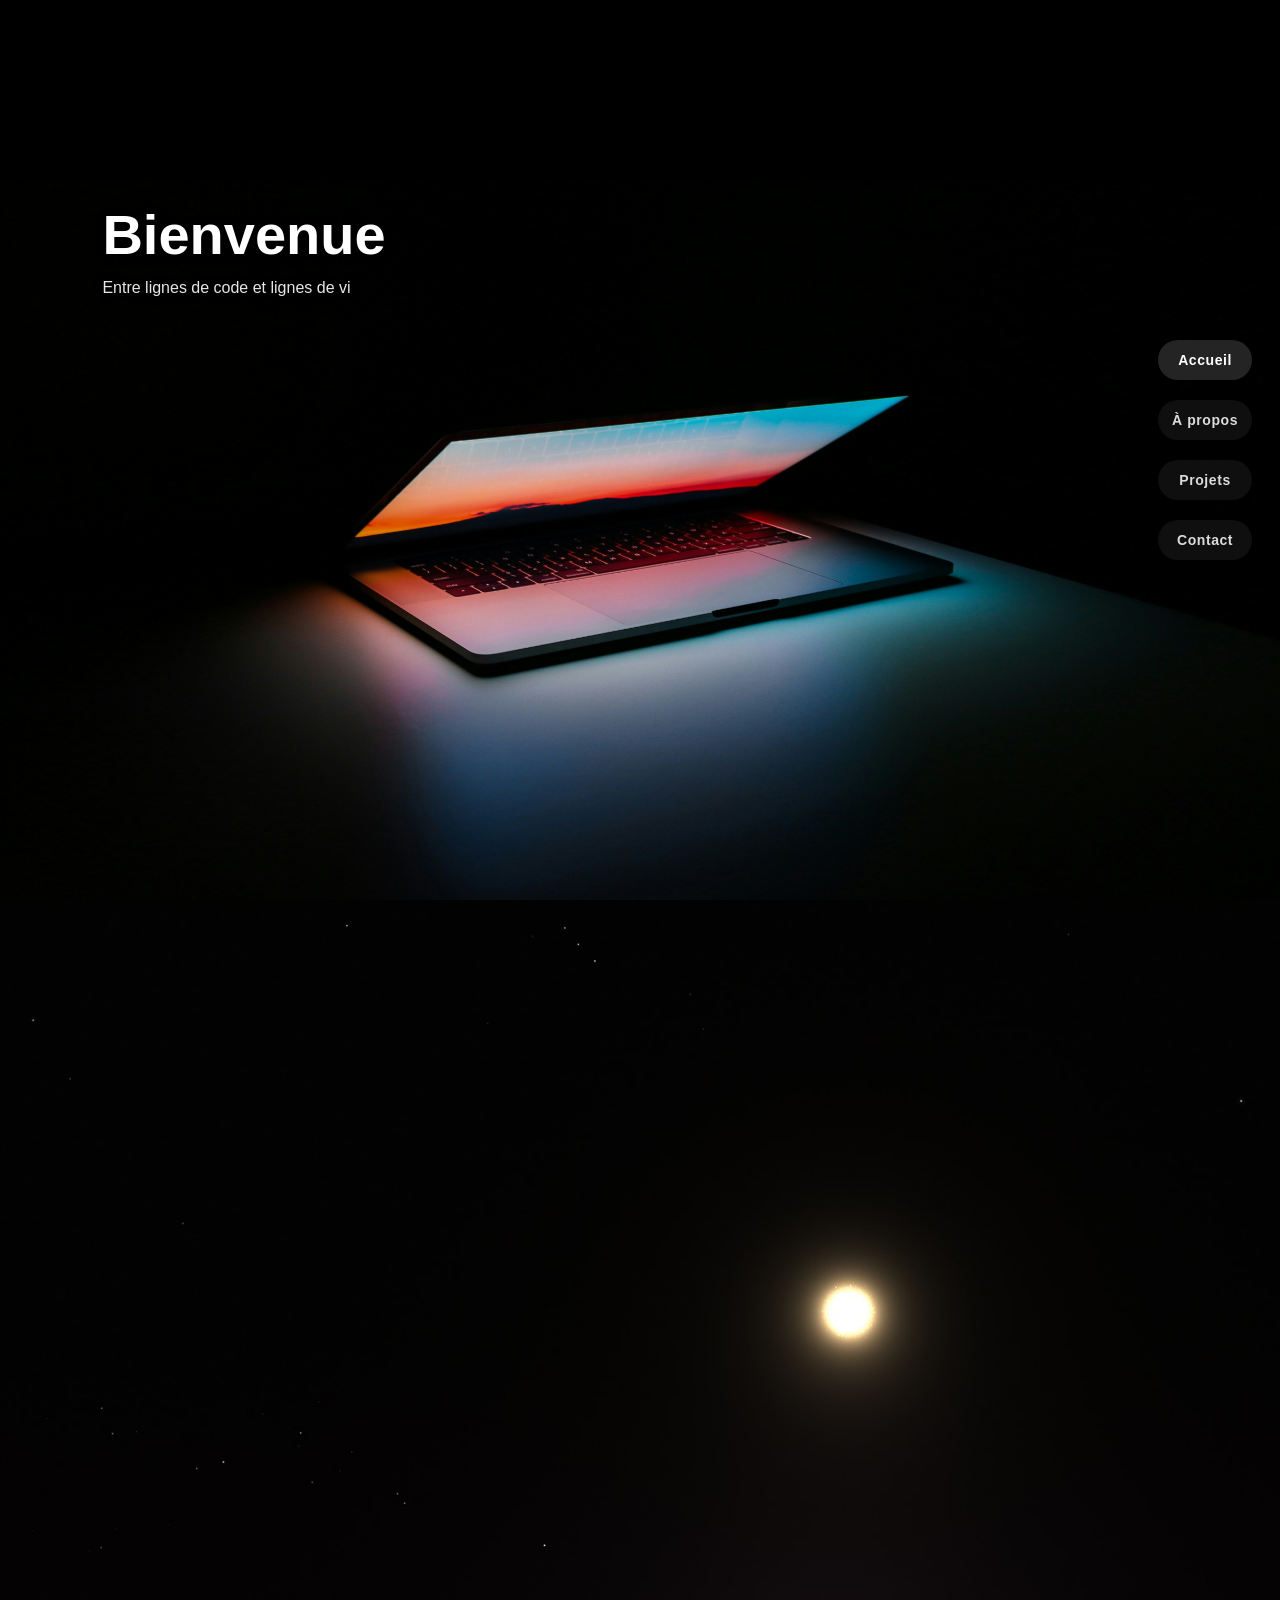
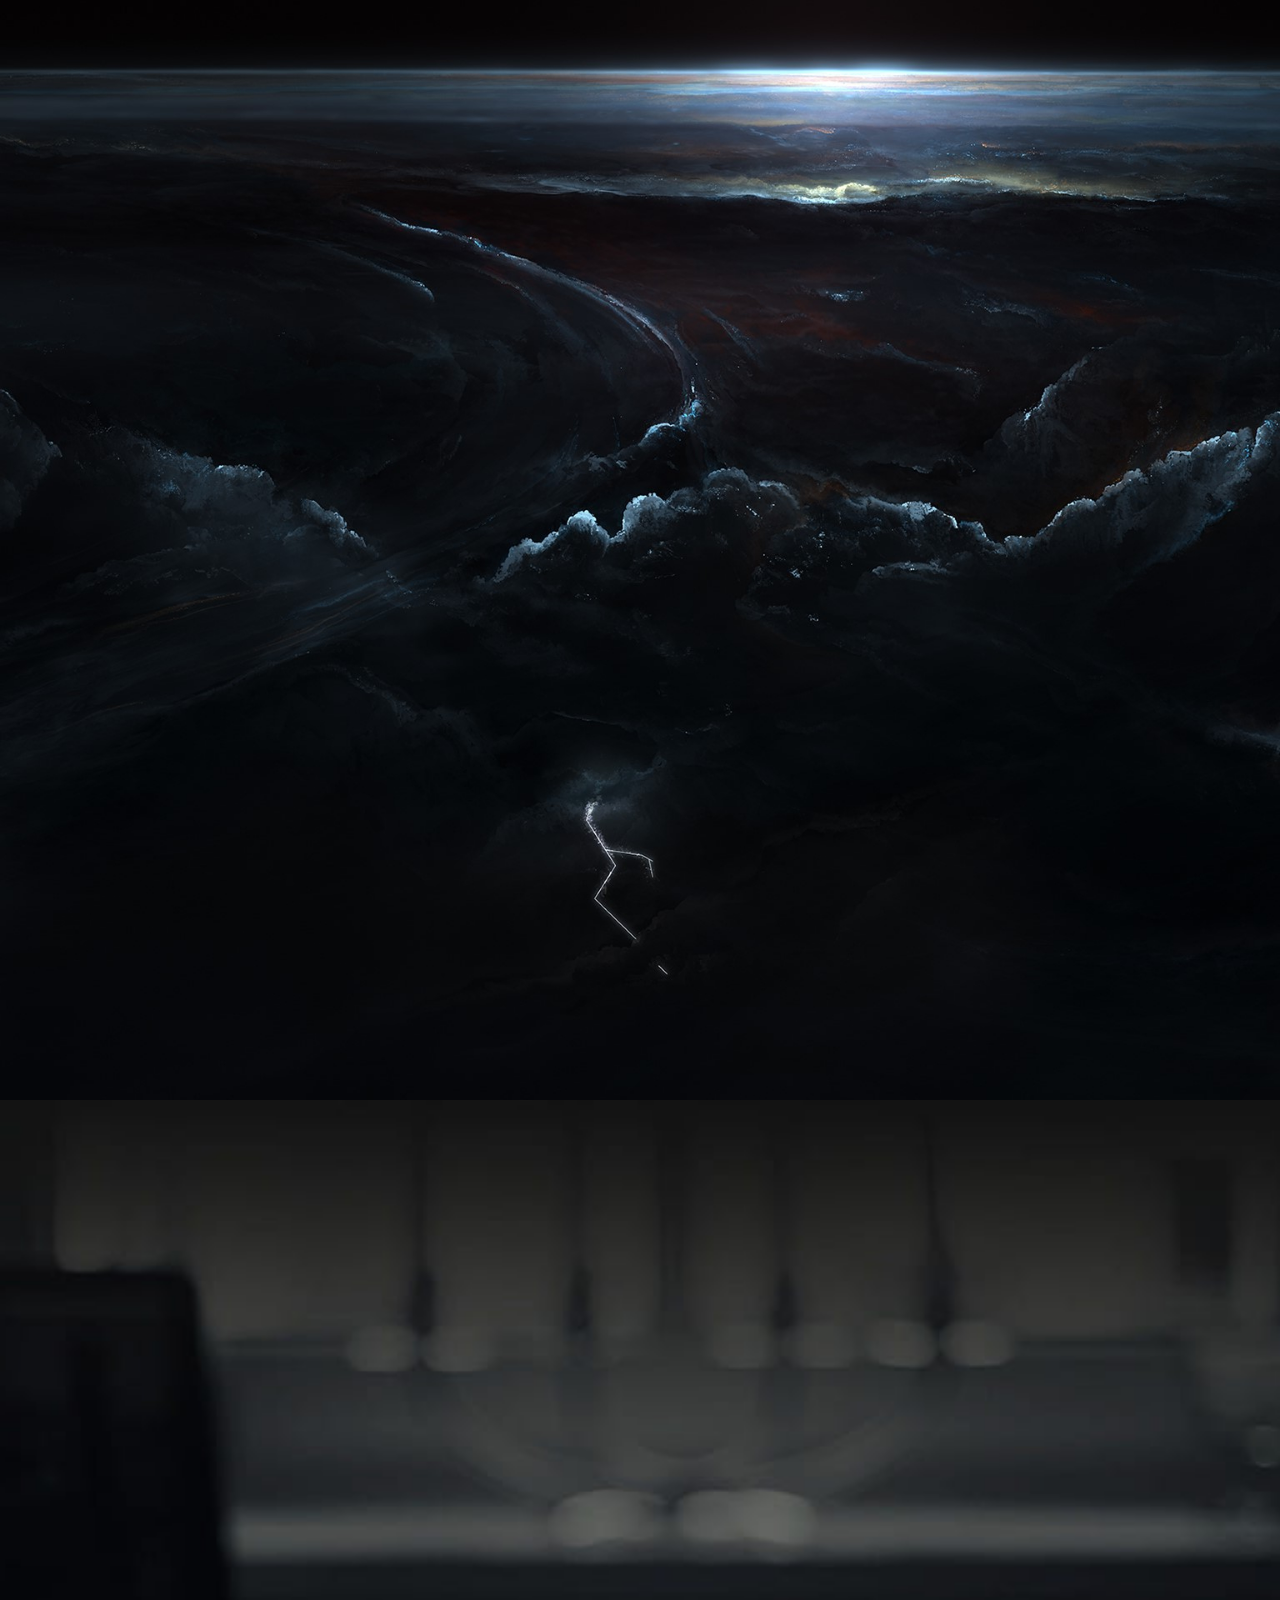
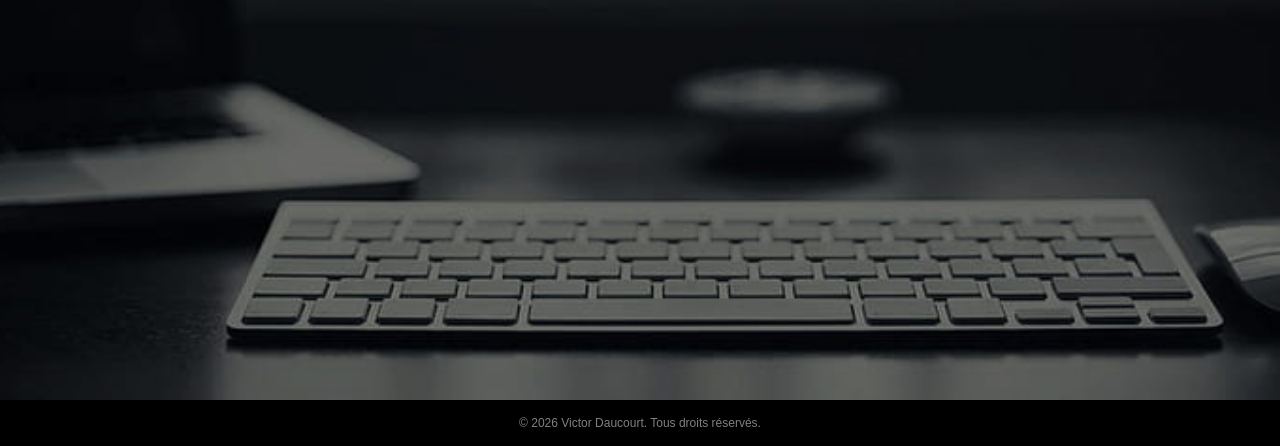
<file: index.html>
<!doctype html>
<html lang="fr">
<head>
  <meta charset="utf-8">
  <meta name="viewport" content="width=device-width,initial-scale=1">
  <title>Portfolio</title>
  <link rel="stylesheet" href="style.css?v=6">

</head>
<body>
  <div class="arriere-plan" aria-hidden="true">
    <div class="calque-fond calque-a"></div>
    <div class="calque-fond calque-b"></div>
  </div>
  <div class="overlay" aria-hidden="true"></div>
  <header class="titre-filigrane">Mon Portfolio</header>
  <nav class="nav-droite" aria-label="Navigation">
    <a href="#accueil" class="lien-nav" data-icon="🏠" data-label="Accueil">Accueil</a>
    <a href="#apropos" class="lien-nav" data-icon="👤" data-label="À propos">À propos</a>
    <a href="#projets" class="lien-nav" data-icon="💼" data-label="Projets">Projets</a>
    <a href="#contact" class="lien-nav" data-icon="📧" data-label="Contact">Contact</a>
  </nav>
  <main class="contenu">
    <section id="accueil" class="section-pleine">
      <div class="contenu-section1 reveal">
        <h1>Bienvenue</h1>
        <p id="typewriter-text">Entre lignes de code et lignes de vie, découvrez qui je suis.</p>
      </div>
    </section>
    <div class="groupe-apropos-projets">
      <section id="apropos" class="section-pleine">
        <div class="contenu-section3 reveal">
          <h2 class="h2-apropos">À propos</h2>
      
          <div class="conteneur-flex-apropos">
        <p class="presentation-acceuil">Je m'appelle Victor Daucourt.<br>Étudiant en première année de bachelor Cybersécurité et I.A</p>
        <p class="presentation-acceuil">Passionné d'informatique depuis mon jeune âge,<br>aujourd'hui par le monde de la programmation.</p>
         </div>
        </div>
        <button type="button" class="btn-apropos" data-toggle="detail-apropos">En savoir plus</button>
        <a href="CV.pdf" download class="btn-telecharger">Mon CV</a>
      </section>
      <section id="detail-apropos" class="section-pleine detail-section" style="display: none;">
        <div class="contenu-section3 reveal">
          <h2>Ce qui n’était qu’un jeu est devenu une passion.</h2><br><br>
          <p class="nanum-pen-script-regular">Né dans l'ère numérique, je développe mes compétences en informatique avec passion. Mon objectif : <span class="souligne">me spécialiser en cybersécurité</span> et contribuer à un monde digital plus sûr.</p><br>
          <p>Tout a commencé avec les jeux vidéo sur mon ordinateur, un simple loisir qui a éveillé ma curiosité pour le code. Au fil des années, cette curiosité est devenue un intérêt pour le développement, puis pour la sécurité informatique, un domaine qui me motive à apprendre constamment et à me préparer aux défis d'un monde en perpétuel devenir.</p>
        </div>
        <button type="button" class="btn-fermer" data-toggle="detail-apropos">Fermer</button>
      </section>
      <section id="projets" class="section-pleine">
        <div class="contenu-section2 reveal">
          <h2 class="h2-apropos">Projets</h2>
          <p class="presentation-acceuil">Quelques projets sélectionnés.</p>
        </div>
        <button type="button" class="btn-projets" data-toggle="detail-projets">Accéder aux projets</button>
      </section>
      <section id="detail-projets" class="section-pleine detail-section" style="display: none;">
  <!-- Header (OK) -->
  <div class="contenu-section3 reveal">
    <div class="header-projets">
      <h2>Mes Projets</h2>
      <a href="projets/projet.html" class="lien-tous-projets">
        Voir toutes mes créations informatiques
      </a>
    </div>
  </div>

  <div class="conteneur-carousel">
    <div class="carousel-projets">
      <div class="carousel-track">  <!-- ← CETTE DIV MANQUAIT ! -->
        <article class="carte-projet" data-carousel-pos="prev">
          <h3>Snake.</h3>
          <p>Un mini jeu des plus simples pour l'apprentissage de la logique mathématique et de la programmation dynamique. Cela illustre la gestion des structures de données en temps réel.</p><br><br>
          <div id="snake-game">
            <button id="lancerJeu">Jouer</button>
            <div id="jeu"></div>
            <div id="score">Score : 0</div>
            <div class="snake-controls">
              <button class="snake-control" data-dir="up">▲</button>
              <div class="snake-controls-row">
                <button class="snake-control" data-dir="left">◀</button>
                <button class="snake-control" data-dir="down">▼</button>
                <button class="snake-control" data-dir="right">▶</button>
              </div>
              
            </div>
            <p>Faites 3 points pour voir tous mes projets.</p>
            
          </div>
        </article>

        <article class="carte-projet" data-carousel-pos="active">
          <h3>Base de donnée relationnelle.</h3>
          <p>Conception d'une base de données optimisée : de l'analyse des besoins métier à la modélisation d'un schéma relationnel garantissant l'intégrité et la performance des données, l'actif le plus précieux d'une entreprise. La structuration est le socle de tout service informatique.</p><br>
          <div class="image-projet"><img src="images/bd.jpg" alt="Base de donnée relationnelle"></div>
        </article>

        <article class="carte-projet" data-carousel-pos="next">
          <h3>La virtualisation de serveurs.</h3>
          <p>Cela transforme l'infrastructure en un outil agile. Je peux déployer un nouvel environnement de travail en quelques minutes au lieu de plusieurs jours. C'est la garantie d'une infrastructure qui ne s'arrête jamais.</p><br><br>
          <div class="image-projet image-projet-clair"><img src="images/rh.jpg" alt="La virtualisation"></div>
          <br><p> Cela réduit drastiquement les coûts d'acquisition, de maintenance et de consommation</p>
        </article>
      </div>  <!-- Fin carousel-track -->
      
      <div class="carousel-dots" aria-label="Navigation du carousel">
        <button class="carousel-dot" data-index="0" aria-label="Carte 1"></button>
        <button class="carousel-dot" data-index="1" aria-label="Carte 2"></button>
        <button class="carousel-dot" data-index="2" aria-label="Carte 3"></button>
      </div>
    </div>
  </div>

  <!-- Bouton fermer (OK) -->
  <div class="conteneur-bouton-fermer">
    <button type="button" class="btn-fermer" data-toggle="detail-projets">Fermer</button>
  </div>
</section>

    </div>
    <section id="contact" class="section-pleine">
      <div class="contenu-section reveal">
        <h2>Contact</h2>
        <p>v.daucourt@ecole-ipssi.net</p>
        <p>06 49 82 63 45 </p>
        <p>Github : <a href="https://github.com/Operatorrrrrrrr" target="_blank" rel="noopener">github.com/Operatorrrrrrrr</a></p>
        <p>LinkedIn : <a href="https://www.linkedin.com/in/victor-daucourt-22bb213ab/" target="_blank" rel="noopener">linkedin.com/in/victor-daucourt</a></p>
      </div>
    </section>
  </main>
  <script src="script.js?v=6"></script>
  <script src="snake.js"></script>
</body>
<footer class="foot-infos">
  <p>&copy; 2026 Victor Daucourt. Tous droits réservés.</p>
</footer>
</html>
</file>
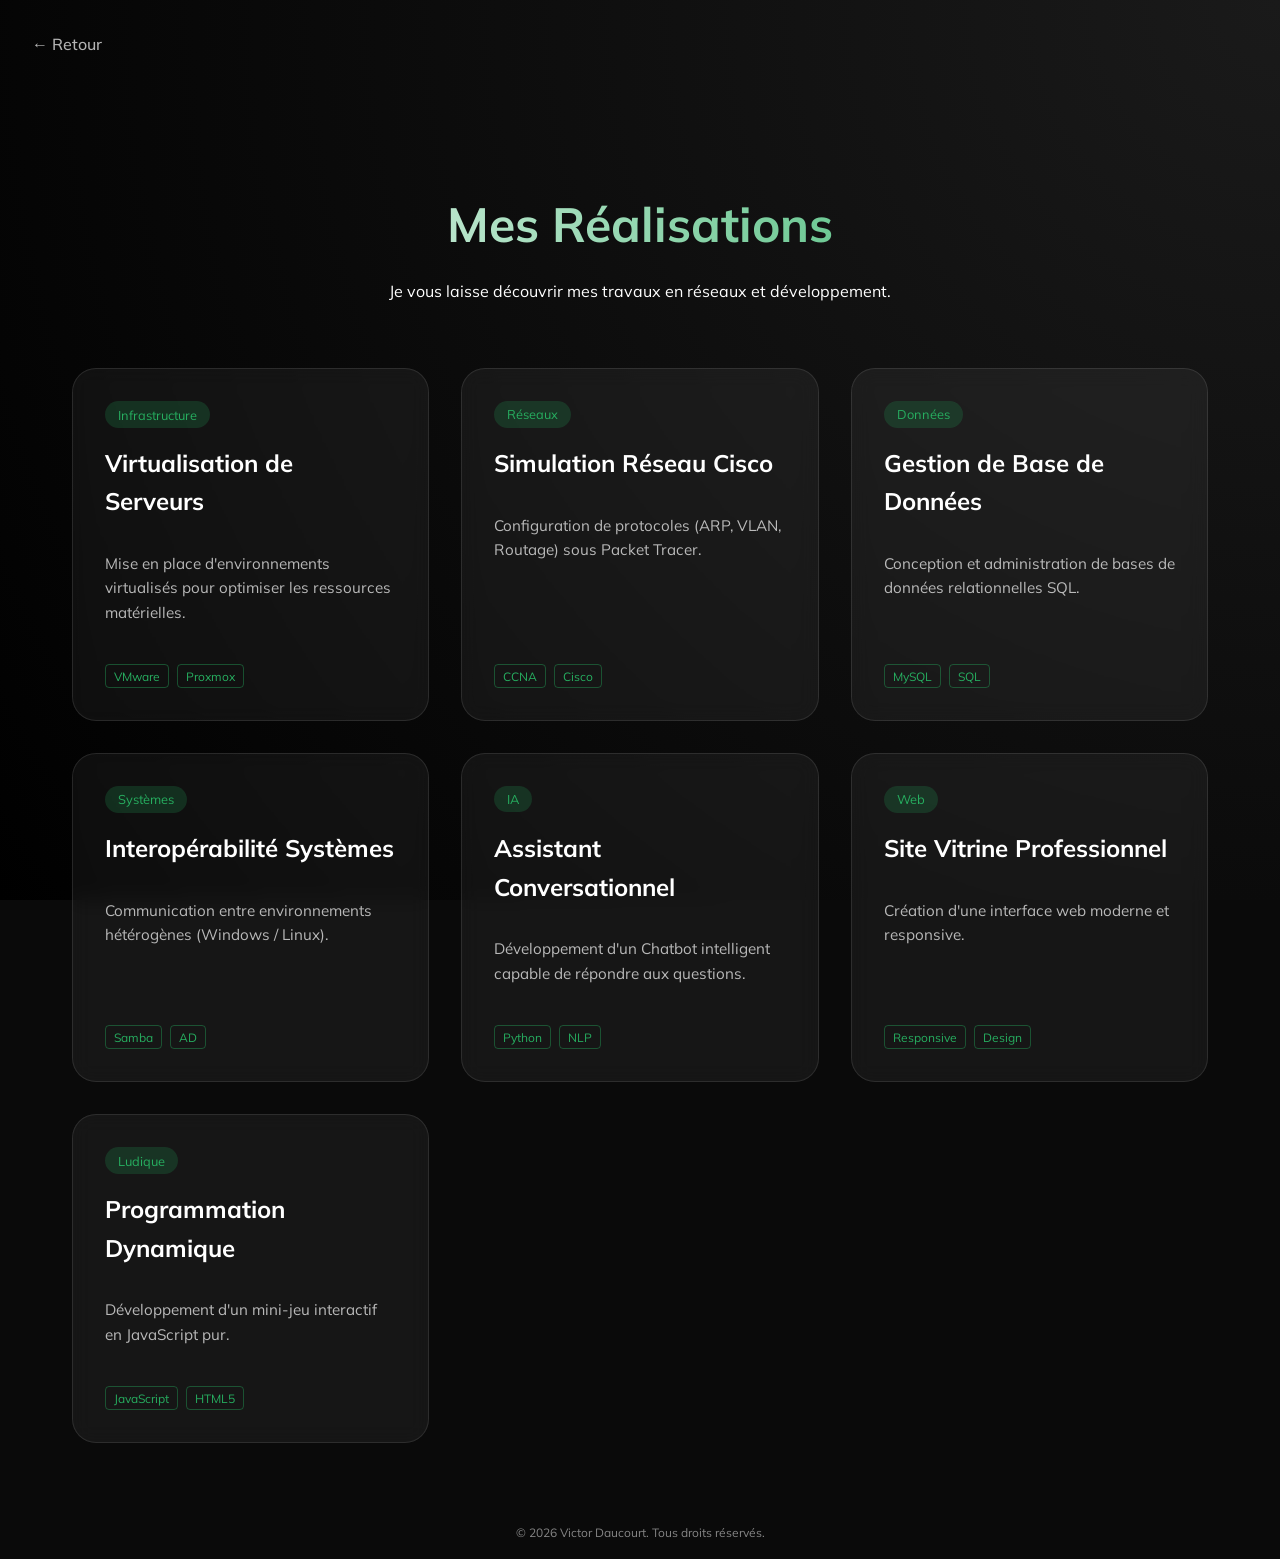
<file: projets/projet.html>
<!DOCTYPE html>
<html lang="fr">
<head>
    <meta charset="UTF-8">
    <meta name="viewport" content="width=device-width, initial-scale=1.0">
    <title>Mes Projets - Portfolio</title>
    <link rel="stylesheet" href="style-projets.css">
<link rel="preconnect" href="https://fonts.googleapis.com">
<link rel="preconnect" href="https://fonts.gstatic.com" crossorigin>
<link href="https://fonts.googleapis.com/css2?family=Bitcount+Grid+Double+Ink:wght@100..900&family=Datatype:wght@100..900&family=Mulish:ital,wght@0,200..1000;1,200..1000&display=swap" rel="stylesheet">
</head>
<body>
    <div class="arriere-plan"></div>
    <canvas id="matrix-bg"></canvas>
    
    <nav class="nav-retour">
        <a href="../index.html" class="btn-retour">← Retour </a>
    </nav>

    <main class="container">
        <header class="header-projets">
            <h1>Mes Réalisations</h1>
            <p>Je vous laisse découvrir mes travaux en réseaux et développement.</p>
        </header>

        <section class="grille-projets">
            <article class="carte-projet">
                <div class="badge">Infrastructure</div>
                <h3>Virtualisation de Serveurs</h3>
                <p>Mise en place d'environnements virtualisés pour optimiser les ressources matérielles.</p>
                <div class="tags"><span>VMware</span> <span>Proxmox</span></div>
            </article>

            <article class="carte-projet">
                <div class="badge">Réseaux</div>
                <h3>Simulation Réseau Cisco</h3>
                <p>Configuration de protocoles (ARP, VLAN, Routage) sous Packet Tracer.</p>
                <div class="tags"><span>CCNA</span> <span>Cisco</span></div>
            </article>

            <article class="carte-projet">
                <div class="badge">Données</div>
                <h3>Gestion de Base de Données</h3>
                <p>Conception et administration de bases de données relationnelles SQL.</p>
                <div class="tags"><span>MySQL</span> <span>SQL</span></div>
            </article>

            <article class="carte-projet">
                <div class="badge">Systèmes</div>
                <h3>Interopérabilité Systèmes</h3>
                <p>Communication entre environnements hétérogènes (Windows / Linux).</p>
                <div class="tags"><span>Samba</span> <span>AD</span></div>
            </article>

            <article class="carte-projet">
                <div class="badge">IA</div>
                <h3>Assistant Conversationnel</h3>
                <p>Développement d'un Chatbot intelligent capable de répondre aux questions.</p>
                <div class="tags"><span>Python</span> <span>NLP</span></div>
            </article>

            <article class="carte-projet">
                <div class="badge">Web</div>
                <h3>Site Vitrine Professionnel</h3>
                <p>Création d'une interface web moderne et responsive.</p>
                <div class="tags"><span>Responsive</span> <span>Design</span></div>
            </article>

            <article class="carte-projet">
                <div class="badge">Ludique</div>
                <h3>Programmation Dynamique</h3>
                <p>Développement d'un mini-jeu interactif en JavaScript pur.</p>
                <div class="tags"><span>JavaScript</span> <span>HTML5</span></div>
            </article>
        </section>
    </main>

    <div id="details-stockage" style="display: none;">
        <div class="project-content" data-project="Virtualisation de Serveurs">
            <h2 class="modal-detail-title">Virtualisation de Serveurs</h2>
            <div class="img-container"><img src="../images/unnamed-1.jpg" class="img-modal" alt="imgServ"></div>
            <p class="modal-detail-full-text">J'ai mis en place plusieurs infrastructures virtuelles complètes avec des hyperviseurs comme VMware et Proxmox, incluant la création de serveurs Linux et Windows Server. J'ai configuré les réseaux virtuels, la gestion du stockage et des snapshots afin d'assurer la haute disponibilité et la continuité de service. Des tests sur différents clients légers ont permis de valider la robustesse et la performance de l'environnement.</p>
            <div class="btn-group">
                <a href="https://fr.wikipedia.org/wiki/Virtualisation" class="btn-action">Pourquoi virtualiser ?</a>
                <a href="https://fr.wikipedia.org/wiki/Hyperviseur" class="btn-action">Qu'est-ce qu'un hyperviseur ?</a>
            </div>
        </div>

        <div class="project-content" data-project="Simulation Réseau Cisco">
            <h2 class="modal-detail-title">Simulation Réseau Cisco</h2>
            <div class="img-container"><img src="../images/unnamed-5.jpg" class="img-modal" alt="imgRes"></div>
            <p class="modal-detail-full-text">J'ai conçu et simulé des architectures réseau sous Cisco Packet Tracer, en configurant des protocoles de couche 2 et 3 tels que VLAN, STP, RIP et OSPF. L'objectif était de reproduire des scénarios réels d'entreprise tout en assurant une segmentation efficace et une bonne tolérance aux pannes. Ces exercices m'ont permis de mieux comprendre le routage dynamique et la communication inter-réseaux.</p>
            <div class="btn-group">
                <a href="https://fr.wikipedia.org/wiki/R%C3%A9seau_informatique" class="btn-action">Qu'est-ce qu'un réseau informatique ?</a>
                <a href="https://fr.wikipedia.org/wiki/Packet_Tracer" class="btn-action">Qu'est-ce que Cisco Packet Tracer ?</a>
            </div>
        </div>

        <div class="project-content" data-project="Gestion de Base de Données">
            <h2 class="modal-detail-title">Gestion de Base de Données</h2>
            <div class="img-container"><img src="../images/unnamed-2.jpg" class="img-modal" alt="imgBdd"></div>
            <p class="modal-detail-full-text">J'ai réalisé la conception complète d'une base de données relationnelle à partir d'un cahier des charges : modélisation du schéma et rédaction de requêtes préparées SQL pour optimiser la sécurité et la manipulation des données. J'ai aussi mis en œuvre des index et des vues pour améliorer les performances et simplifier l'extraction d'informations pertinentes.</p>
            <div class="btn-group">
                <a href="https://fr.wikipedia.org/wiki/Base_de_donn%C3%A9es_relationnelle" class="btn-action">Base de données relationnelle</a>
                <a href="https://fr.wikipedia.org/wiki/SQL" class="btn-action">Qu'est-ce que le langage SQL ?</a>
            </div>
        </div>

        <div class="project-content" data-project="Interopérabilité Systèmes">
            <h2 class="modal-detail-title">Interopérabilité Systèmes</h2>
            <div class="img-container"><img src="../images/unnamed-6.jpg" class="img-modal" alt="imgInt"></div>
            <p class="modal-detail-full-text">J'ai déployé un environnement mixte Windows/Linux avec mise en place de serveurs Samba et Active Directory pour la gestion centralisée des utilisateurs. Ce projet m'a permis de comprendre les mécanismes d'authentification, de partage de ressources et d'interconnexion entre systèmes hétérogènes, tout en assurant une sécurité renforcée des échanges.</p>
            <div class="btn-group">
                <a href="https://fr.wikipedia.org/wiki/Samba_(informatique)" class="btn-action">Pourquoi utiliser Samba ?</a>
                <a href="https://fr.wikipedia.org/wiki/Active_Directory" class="btn-action">Qu'est-ce qu'un Active Directory ?</a>
            </div>
        </div>

        <div class="project-content" data-project="Assistant Conversationnel">
            <h2 class="modal-detail-title">Assistant Conversationnel</h2>
            <div class="img-container"><img src="../images/unnamed-4.jpg" class="img-modal" alt="imgIA"></div>
            <p class="modal-detail-full-text">J'ai conçu un chatbot intelligent en Python capable de traiter des requêtes simples grâce à des API et à des modèles de traitement du langage. Le bot peut interagir de façon contextuelle avec l'utilisateur, gérer différentes intentions et adapter ses réponses dynamiquement. Ce projet m'a permis d'approfondir mes compétences en IA, en logique conversationnelle et en intégration API.</p>
            <div class="btn-group">
                <a href="https://fr.wikipedia.org/wiki/Agent_conversationnel" class="btn-action">Qu'est-ce qu'un agent conversationnel ?</a>
                <a href="https://fr.wikipedia.org/wiki/Traitement_automatique_du_langage_naturel" class="btn-action">Traitement du langage naturel</a>
            </div>
        </div>

        <div class="project-content" data-project="Site Vitrine Professionnel">
            <h2 class="modal-detail-title">Site Vitrine Professionnel</h2>
            <div class="img-container"><img src="../images/unnamed-3.jpg" class="img-modal" alt="imgWeb"></div>
            <p class="modal-detail-full-text">J'ai développé un site web moderne et responsive en utilisant HTML5, CSS Grid, Flexbox et JavaScript. L'objectif était de créer une interface fluide et professionnelle, intégrant un design cohérent et des animations légères. J'ai également optimisé les performances et la compatibilité sur différents navigateurs pour offrir une expérience utilisateur homogène.</p>
            <div class="btn-group">
                <a href="https://fr.wikipedia.org/wiki/Hypertext_Markup_Language" class="btn-action">Qu'est-ce que le langage HTML ?</a>
                <a href="https://fr.wikipedia.org/wiki/Cascading_Style_Sheets" class="btn-action">Et le CSS ?</a>
            </div>
        </div>

        <div class="project-content" data-project="Programmation Dynamique">
            <h2 class="modal-detail-title">Programmation Dynamique</h2>
            <div class="img-container"><img src="../images/unnamed.jpg" class="img-modal" alt="imgSnake"></div>
            <p class="modal-detail-full-text">J'ai codé un jeu interactif en JavaScript, intégrant une logique de déplacement dynamique, une détection précise des collisions et un système de score évolutif. Ce projet m'a surtout permis de renforcer mes compétences en algorithmique, en gestion des événements clavier et en manipulation du Document Object Model.</p>
            <div class="btn-group">
                <a href="https://fr.wikipedia.org/wiki/JavaScript" class="btn-action">Qu'est-ce que le langage JavaScript ?</a>
                <a href="https://fr.wikipedia.org/wiki/Programmation_de_jeux_vid%C3%A9o" class="btn-action">Pourquoi en faire un jeu ?</a>
            </div>
        </div>
    </div>

    <div id="project-modal" class="modal">
        <div class="modal-content">
            <span class="close-modal">&times;</span>
            <div id="modal-body"></div>
        </div>
    </div>

    <script src="script-projets.js"></script>
</body>
<footer class="foot-infos">
  <p>&copy; 2026 Victor Daucourt. Tous droits réservés.</p>
</footer>
</html>
</file>
<file: style.css>
/* =============================================================================
   VARIABLES GLOBALES
   Modifier ces valeurs pour changer le thème du site entier.
   ============================================================================= */
:root {
    --transition-fond    : 800ms;
    --couleur-fond       : #000000;
    --texte-mute         : rgba(255, 255, 255, 0.85);
    --nav-fond           : rgba(255, 255, 255, 0.06);
    --nav-fond-survol    : rgba(255, 255, 255, 0.14);
    --rayon-nav          : 999px;
    --padding-section    : 12vh 8vw;
    --max-largeur-texte  : clamp(20rem, 90%, 47.5rem);
}

*, *::before, *::after {
    box-sizing: border-box;
}

html {
    scroll-behavior: smooth;
    font-size: 16px;
}

body {
    margin: 0;
    font-family: -apple-system, BlinkMacSystemFont, 'Segoe UI', Roboto, 'Helvetica Neue', Arial, sans-serif;
    color: #111;
    background: var(--couleur-fond);
    overflow-x: hidden;
    -webkit-font-smoothing: antialiased;
    -moz-osx-font-smoothing: grayscale;
}



.arriere-plan {
    position: fixed;
    inset: 0;
    z-index: -100;
    pointer-events: none;
}

.calque-fond {
    position: absolute;
    inset: 0;
    background-size: cover;
    background-position: center;
    opacity: 0;
    transition: opacity var(--transition-fond) ease, filter var(--transition-fond);
    will-change: opacity, filter;
}

.calque-fond.calque-a { opacity: 1; }
.calque-fond.visible  { opacity: 1; filter: blur(0); }

/* Overlay léger par-dessus les fonds */
.overlay {
    position: fixed;
    inset: 0;
    z-index: 15;
    pointer-events: none;
    background: linear-gradient(180deg, rgba(0,0,0,0.06), rgba(0,0,0,0.18));
}


.titre-filigrane {
    position: fixed;
    left: 6vw;
    top: 40vh;
    font-size: clamp(3rem, 9vw, 8rem);
    line-height: 0.8;
    color: rgba(255, 255, 255, 0.06);
    font-weight: 700;
    pointer-events: none;
    z-index: 10;
    white-space: nowrap;
}



.nav-droite {
    position: fixed;
    right: 1.5rem;
    top: 50%;
    transform: translateY(-50%);
    display: flex;
    flex-direction: column;
    gap: 0.75rem;
    z-index: 30;
}

.nav-droite .lien-nav {
    display: inline-flex;
    align-items: center;
    justify-content: center;
    padding: 0.75rem 0.875rem;
    margin: 0.25rem;
    min-width: 2.5rem;
    border-radius: var(--rayon-nav);
    background: var(--nav-fond);
    color: var(--texte-mute);
    text-decoration: none;
    font-weight: 600;
    font-size: clamp(0.875rem, 1vw, 1rem);
    letter-spacing: 0.04em;
    white-space: nowrap;
    overflow: hidden;
    position: relative;
    backdrop-filter: blur(4px);
    transition: background 0.18s ease, color 0.18s ease, transform 0.18s ease, opacity 0.35s ease;
}

.nav-droite .lien-nav:hover,
.nav-droite .lien-nav:focus {
    transform: translateX(-0.375rem);
    background: var(--nav-fond-survol);
    color: #fff;
}

.nav-droite .lien-nav:focus {
    outline: 2px solid rgba(255, 255, 255, 0.18);
    outline-offset: 0.1875rem;
}

.nav-droite .lien-nav.active {
    background: var(--nav-fond-survol);
    color: #fff;
}


.nav-droite.compact .lien-nav {
    padding: 0.75rem;
    font-size: 0;
}

.nav-droite.compact .lien-nav::before {
    content: attr(data-icon);
    font-size: 1.25rem;
}

.nav-droite.compact .lien-nav:not(.active)::before {
    content: '';
}

.nav-droite.compact .lien-nav:not(.active):hover::before,
.nav-droite.compact .lien-nav:not(.active):focus::before {
    content: attr(data-icon);
}


.nav-droite.compact .lien-nav:hover,
.nav-droite.compact .lien-nav:focus {
    transform: none;
    background: var(--nav-fond-survol);
    color: #fff;
}


.contenu {
    position: relative;
    z-index: 20;
}

.section-pleine {
    min-height: 100vh;
    display: flex;
    align-items: center;
    padding: var(--padding-section);
    position: relative;
    background-size: cover;
    background-position: center;
    background-repeat: no-repeat;
}

/* Typographie commune */
.section-pleine h1 { font-size: clamp(1.75rem, 6vw, 3.5rem); margin: 0 0 0.5rem; }
.section-pleine h2 { font-size: clamp(1.375rem, 4vw, 2.25rem); margin: 0 0 0.625rem; }
.section-pleine p  { color: rgba(255, 255, 255, 0.9); margin: 0; line-height: 1.6; }

/* Propriétés partagées par tous les conteneurs de texte */
.contenu-section,
.contenu-section1,
.contenu-section2,
.contenu-section3 {
    max-width: var(--max-largeur-texte);
    color: #fff;
    text-shadow: 0 0.0625rem 0.625rem rgba(0, 0, 0, 0.45);
    position: relative;
    z-index: 1;
}

/* Contact : centré */
.contenu-section { margin: auto; }

/* Accueil */
.contenu-section1 {
    margin-top: -8rem;
    margin-bottom: clamp(10rem, 30vh, 18.75rem);
}

/* À propos & Projets */
.contenu-section2 {
    margin-bottom: clamp(9rem, 28vh, 17.5rem);
}

/* Sections détail */
.contenu-section3 {
    margin-bottom: -8vh;
}

/* La section détail-projets est plus large pour accueillir le carousel */
#detail-projets .contenu-section3 {
    max-width: min(96vw, 960px);
    width: 100%;
}

.presentation-acceuil {
    font-size: clamp(0.875rem, 3vw, 1.125rem);
    padding-bottom: 3vh;
}

.h2-apropos { padding-bottom: clamp(4vh, 8vh, 10vh); }
.souligne   { text-decoration: underline; }



#accueil {
    background-image: none;
    position: relative;
    overflow: hidden;
}


#accueil::before {
    content: "";
    position: absolute;
    inset: 0;
    margin-top: clamp(8rem, 20vh, 12.5rem);
    background-image: url('images/bgmac.jpg');
    background-size: cover;
    background-position: center;
    transform: scaleX(-1);
    filter: blur(0.3px);
    pointer-events: none;
    z-index: 0;
}


.groupe-apropos-projets {
    position: relative;
    overflow: hidden;
    background-image: url('images/testo.jpg');
    background-size: cover;
    background-position: center;
    background-repeat: no-repeat;
}

#contact { background-image: url('images/bgclav.jpg'); }


#contact .contenu-section h2 { text-align: center; }

#contact .contenu-section p {
    padding: 0.75rem 1.5rem;
    margin: 2rem auto;
    width: clamp(250px, 90%, 300px);
    background: rgba(255, 255, 255, 0.06);
    border-radius: 999px;
    backdrop-filter: blur(4px);
    display: block;
    text-align: center;
}

#contact .contenu-section a {
    color: #4a9eff;
    text-decoration: none;
    transition: color 0.3s ease;
}

#contact .contenu-section a:hover { color: #80c0ff; }


/* =============================================================================
   ANIMATIONS AU SCROLL (reveal)
   Le JS ajoute la classe "visible" quand l'élément entre dans le viewport.
   ============================================================================= */
.reveal {
    opacity: 0;
    transform: translate3d(0, 1.875rem, 0);
    transition: opacity 0.7s ease-out, transform 0.7s ease-out;
    will-change: opacity, transform;
}

.reveal.visible {
    opacity: 1;
    transform: translate3d(0, 0, 0);
    will-change: auto;
}

.reveal p,
.reveal h2 {
    opacity: 0;
    transition: opacity 0.3s ease-in-out;
}


[class*="btn-"] {
    position: absolute;
    display: inline-flex;
    align-items: center;
    gap: 0.5rem;
    padding: 0.9375rem 1.75rem;
    border-radius: var(--rayon-nav);
    background: var(--nav-fond);
    color: var(--texte-mute);
    border: none;
    font-weight: 600;
    font-size: 1rem;
    letter-spacing: 0.04em;
    text-align: center;
    text-decoration: none;
    cursor: pointer;
    appearance: none;
    backdrop-filter: blur(4px);
    z-index: 5;
    transition: transform 0.3s ease, background 0.3s ease, color 0.3s ease, opacity 0.6s ease;
}

[class*="btn-"]:focus {
    outline: 2px solid rgba(255, 255, 255, 0.18);
    outline-offset: 0.1875rem;
}

/* Hover des boutons de section (restent centrés via translateX) */
.btn-projets:hover,     .btn-projets:focus,
.btn-apropos:hover,     .btn-apropos:focus,
.btn-telecharger:hover, .btn-telecharger:focus,
.btn-fermer:hover,      .btn-fermer:focus {
    transform: translateX(-50%) translateY(-0.25rem);
    background: var(--nav-fond-survol);
    color: #fff;
    box-shadow: 0 0.375rem 1.25rem rgba(0, 0, 0, 0.3);
}

/* Positions et états initiaux */
.btn-projets     { bottom: 15vh; left: 50%; transform: translateX(-50%); opacity: 0; }
.btn-apropos     { bottom: 30vh; left: 64%; transform: translateX(-50%); opacity: 0; }
.btn-telecharger { bottom: 16vh; left: 65%; transform: translateX(-50%); opacity: 0; }
.btn-fermer      { bottom:  5vh; left: 50%; transform: translateX(-50%); }

/* Le JS ajoute "visible" pour révéler les boutons flottants */
.btn-projets.visible,
.btn-apropos.visible,
.btn-telecharger.visible {
    opacity: 1;
}



.detail-section {
    background: linear-gradient(180deg, rgba(0,0,0,0.95), rgba(0,0,0,0.98));
    min-height: 70vh;
    position: relative;
    padding: 12vh 8vw 20vh;
    scroll-margin-top: 12vh;
    display: flex;
    align-items: center;
    justify-content: center;
    flex-direction: column;
    animation: slideIn 0.7s cubic-bezier(0.34, 1.56, 0.64, 1) forwards;
}

.detail-section::before {
    content: "";
    position: absolute;
    inset: 0;
    z-index: 1;
    pointer-events: none;
    background: linear-gradient(180deg, rgba(0,0,0,0.06), rgba(0,0,0,0.18));
}

.detail-section > *:not(.btn-fermer) {
    position: relative;
    z-index: 2;
}

.detail-section.hidden {
    animation: slideOut 0.7s cubic-bezier(0.34, 1.56, 0.64, 1) forwards;
}


#detail-projets {
    display: flex;
    flex-direction: column;
    justify-content: space-between;
    min-height: 100vh;
    padding: 12vh 8vw 8vh;
}

@keyframes slideIn {
    from { opacity: 0; transform: translateY(40px) scaleY(0.95); }
    to   { opacity: 1; transform: translateY(0) scaleY(1); }
}

@keyframes slideOut {
    from { opacity: 1; transform: translateY(0) scaleY(1); }
    to   { opacity: 0; transform: translateY(-40px) scaleY(0.95); }
}





.lien-tous-projets {
    display: inline-block;
    margin-top: 0.5rem;
    margin-bottom: 1.5rem;
    padding: 0.75rem 1.5rem;
    border-radius: 999px;
    background: var(--nav-fond);
    color: var(--texte-mute);
    text-decoration: none;
    font-weight: 600;
    backdrop-filter: blur(4px);
    transition: background 0.3s, transform 0.3s;
}

.lien-tous-projets:hover {
    background: var(--nav-fond-survol);
    color: #fff;
    transform: translateY(-0.15rem);
}

.header-projets {
    display: flex;
    flex-direction: column;
    align-items: flex-start;
    gap: 1rem;
    padding: 2rem 0;
    width: 100%;
    max-width: var(--max-largeur-texte);
}


.conteneur-carousel {
    display: flex;
    justify-content: center;
    align-items: center;
    width: 100%;
    min-height: 60vh;
    padding: 2rem 0;
    flex-grow: 1;
}

.carousel-projets {
    width: 100%;
    margin-top: 1rem;
}

.carousel-track {
    position: relative;
    display: flex;
    align-items: center;
    justify-content: center;
    perspective: 1100px;
    min-height: 420px;
    width: 100%;
}


.carte-projet {
    position: absolute;
    width: 280px;
    height: 420px;
    padding: 1rem 1.25rem;
    border-radius: 1rem;
    background: rgba(255, 255, 255, 0.06);
    box-shadow: 0 0.5rem 1.5rem rgba(0, 0, 0, 0.3);
    overflow-x: hidden;
    overflow-y: auto;
    display: flex;
    flex-direction: column;
    cursor: pointer;
    user-select: none;
    will-change: transform, opacity;
    transform-style: preserve-3d;
    transition:
        transform   0.65s cubic-bezier(0.4, 0, 0.2, 1),
        opacity     0.65s ease,
        box-shadow  0.65s ease;
}

.carte-projet[data-carousel-pos="active"] {
    transform: translateX(0) scale(1) rotateY(0deg);
    opacity: 1;
    z-index: 3;
    cursor: default;
    pointer-events: auto;
    box-shadow:
        0 1.25rem 3rem rgba(0, 0, 0, 0.55),
        0 0 0 1px rgba(255, 255, 255, 0.08);
}

.carte-projet[data-carousel-pos="prev"] {
    transform: translateX(-320px) scale(0.76) rotateY(22deg);
    opacity: 0.42;
    z-index: 2;
    cursor: pointer;
}

.carte-projet[data-carousel-pos="next"] {
    transform: translateX(320px) scale(0.76) rotateY(-22deg);
    opacity: 0.42;
    z-index: 2;
    cursor: pointer;
}

.carte-projet[data-carousel-pos="prev"]:hover {
    opacity: 0.65;
    transform: translateX(-310px) scale(0.78) rotateY(18deg);
}

.carte-projet[data-carousel-pos="next"]:hover {
    opacity: 0.65;
    transform: translateX(310px) scale(0.78) rotateY(-18deg);
}


.carte-projet h3 {
    color: #fff;
    text-shadow: 0 1px 4px rgba(0, 0, 0, 0.5);
    font-size: 1.1rem;
    font-weight: 700;
    margin: 0 0 0.75rem;
    flex-shrink: 0;
}

.carte-projet p {
    color: rgba(255, 255, 255, 0.82);
    font-size: 0.8rem;
    line-height: 1.6;
    margin: 0 0 0.5rem;
    flex-shrink: 0;
}


.carte-projet:not(.expanded) {
    justify-content: center;
    padding: 1.5rem 1.5rem;
}

.carte-projet:not(.expanded) h3 {
    font-size: 1.2rem;
    margin-bottom: 1rem;
    padding-bottom: 0.75rem;
    border-bottom: 1px solid rgba(255, 255, 255, 0.1);
}

.carte-projet:not(.expanded) p {
    font-size: 0.82rem;
    line-height: 1.65;
    margin: 0;
}


.carte-projet > div,
.carte-projet #snake-game {
    flex: 1 1 0;
    min-height: 0;
    display: flex;
    flex-direction: column;
    align-items: center;
    justify-content: center;
}


.carte-projet:not(.expanded) .image-projet,
.carte-projet:not(.expanded) #snake-game {
    display: none;
}


.carousel-dots {
    display: flex;
    justify-content: center;
    gap: 0.6rem;
    margin-top: 1.25rem;
}

.carousel-dot {
    width: 0.5rem;
    height: 0.5rem;
    border-radius: 50%;
    border: none;
    padding: 0;
    background: rgba(255, 255, 255, 0.25);
    cursor: pointer;
    transition: background 0.3s ease, transform 0.3s ease;
}

.carousel-dot.active {
    background: rgba(255, 255, 255, 0.85);
    transform: scale(1.35);
}

.carousel-dot:hover:not(.active) {
    background: rgba(255, 255, 255, 0.5);
}


.conteneur-bouton-fermer {
    display: flex;
    justify-content: center;
    align-items: center;
    width: 100%;
    padding: 4rem 0 2rem;
    margin-top: auto;
}



.image-projet {
    margin: 0.25rem auto 0;
    width: 260px;
    height: 264px;
    border-radius: 0.75rem;
    overflow: hidden;
    background: rgba(0, 0, 0, 0.3);
    position: relative;
}

.image-projet img {
    width: 100%;
    height: 100%;
    object-fit: cover;
    display: block;
}

.image-projet::before {
    content: "";
    position: absolute;
    inset: 0;
    background: rgba(0, 0, 0, 0.5);
    z-index: 1;
}

.image-projet.image-projet-clair::before { display: none; }



.btn-zoom-carte {
    
    position: absolute;
    top: 0.55rem;
    right: 0.6rem;
    width: 1.6rem;
    height: 1.6rem;
    padding: 0;
    border-radius: 50%;
    border: 1px solid rgba(255, 255, 255, 0.18);
    background: rgba(255, 255, 255, 0.08);
    color: rgba(255, 255, 255, 0.5);
    font-size: 0.85rem;
    cursor: zoom-in;
    display: flex;
    align-items: center;
    justify-content: center;
    z-index: 5;
    opacity: 0;
    pointer-events: none;
    transition: background 0.2s, color 0.2s, transform 0.2s;
}

.carte-projet[data-carousel-pos="active"] .btn-zoom-carte {
    opacity: 1;
    pointer-events: auto;
}

.btn-zoom-carte:hover {
    background: rgba(255, 255, 255, 0.18);
    color: #fff;
    transform: scale(1.15);
}


.carte-backdrop {
    display: none;
    position: fixed;
    inset: 0;
    z-index: 9998;
    background: rgba(0, 0, 0, 0.80);
    opacity: 0;
    cursor: zoom-out;
    transition: opacity 0.3s ease;
}

.carte-backdrop.open    { display: block; }
.carte-backdrop.visible { opacity: 1; }


.carte-projet.expanded {
    position: fixed !important;
    top: 50% !important;
    left: 50% !important;
    right: auto !important;
    bottom: auto !important;
    width: min(92vw, 500px) !important;
    height: auto !important;
    max-height: 84vh;
    overflow-y: auto !important;
    overflow-x: hidden !important;
    padding: 1.75rem !important;
    border-radius: 1.25rem !important;
    background: rgba(18, 18, 22, 0.98) !important;
    box-shadow:
        0 2rem 5rem rgba(0, 0, 0, 0.85),
        0 0 0 1px rgba(255, 255, 255, 0.14) !important;
    z-index: 9999 !important;
    cursor: zoom-out !important;
    transition: none !important;
    animation: cardExpand 0.32s cubic-bezier(0.34, 1.4, 0.64, 1) forwards;
}

.carte-projet.expanded .btn-zoom-carte { display: none !important; }

@keyframes cardExpand {
    from { opacity: 0; transform: translate(-50%, -50%) scale(0.84); }
    to   { opacity: 1; transform: translate(-50%, -50%) scale(1); }
}

.carte-projet.expanded > div,
.carte-projet.expanded #snake-game {
    flex: none !important;
    justify-content: flex-start !important;
}

.carte-projet.expanded h3 { font-size: 1.35rem !important; margin-bottom: 0.75rem !important; }
.carte-projet.expanded p  { font-size: 0.92rem !important; margin-bottom: 0.75rem !important; }



#snake-game {
    margin-top: 0.5rem;
    padding: 0;
    background: transparent;
    display: flex;
    flex-direction: column;
    align-items: center;
    gap: 0.75rem;
}

#jeu {
    display: grid;
    grid-template-columns: repeat(20, 13px);
    grid-template-rows: repeat(20, 13px);
    gap: 0;
    background-color: #000;
    border: 2px solid #27ae60;
    border-radius: 0.5rem;
    overflow: hidden;
}

.case        { width: 13px; height: 13px; background: transparent; }
.serpent     { background: #f39c12; border-radius: 2px; }
.teteSerpent { background: rgb(245, 245, 2); border-radius: 2px; }
.nourriture  { background: #7affc6; border-radius: 50%; }

#lancerJeu {
    padding: 0.6rem 1.5rem;
    background-color: #27ae60;
    color: #fff;
    font-size: 0.875rem;
    font-weight: bold;
    text-transform: uppercase;
    border-radius: 999px;
    border: none;
    cursor: pointer;
    transition: transform 0.2s, background-color 0.2s;
}

#lancerJeu:hover {
    transform: scale(1.05);
    background-color: #2ecc71;
}

#score {
    color: #27ae60;
    font-family: 'Courier New', monospace;
    font-size: 1.1rem;
    font-weight: bold;
}

@keyframes scoreAnimation {
    0%, 100% { transform: scale(1); }
    50%       { transform: scale(1.2); }
}

/* Contrôles tactiles (caché par défaut mais je les garde sur mobile) */
.snake-controls {
    margin-top: 0.5rem;
    display: none;
    flex-direction: column;
    align-items: center;
    gap: 0.4rem;
}

.snake-controls-row { display: flex; gap: 0.6rem; }

.snake-control {
    width: 2.8rem;
    height: 2.8rem;
    border-radius: 50%;
    border: 1px solid rgba(255, 255, 255, 0.1);
    background: rgba(255, 255, 255, 0.08);
    color: var(--texte-mute);
    cursor: pointer;
    display: flex;
    align-items: center;
    justify-content: center;
}





@media (max-width: 64rem) {
    :root { --padding-section: 11vh 6vw; }
    .nav-droite { right: 1.25rem; }
}



@media (max-width: 45rem) {

    :root { --padding-section: 10vh 5vw; }

    /* Cache le titre filigrane (trop grand) */
    .titre-filigrane { display: none; }

    /* Navigation réduite à de petits cercles */
    .nav-droite {
        right: 0.5rem;
        gap: 0.25rem;
    }

    .nav-droite .lien-nav {
        padding: 0;
        margin: 0.2rem;
        width: 2rem;
        height: 2rem;
        min-width: 0;
        border-radius: 50%;
        font-size: 0;
        transition: background 0.18s ease;
    }

    
    .nav-droite .lien-nav::before {
        content: attr(data-icon);
        font-size: 0.9rem;
        display: block;
    }

    
    .nav-droite .lien-nav:hover,
    .nav-droite .lien-nav:focus {
        transform: none;
    }

    /* Marges section Accueil réduites */
    .contenu-section1 {
        margin-top: -4rem;
        margin-bottom: clamp(6rem, 20vh, 12rem);
    }

    .contenu-section2 {
        margin-bottom: clamp(5rem, 18vh, 10rem);
    }

    /* Boutons flottants : centrés et compacts */
    .btn-projets     { left: 50%; bottom: 15vh; padding: 0.75rem 1.25rem; font-size: 0.875rem; }
    .btn-apropos     { left: 50%; bottom: 25vh; padding: 0.75rem 1.25rem; font-size: 0.875rem; }
    .btn-telecharger { left: 50%; bottom: 15vh; padding: 0.75rem 1.25rem; font-size: 0.875rem; }
    .btn-fermer      {            bottom:  6vh; padding: 0.75rem 1.25rem; font-size: 0.875rem; }

    /* Sections détail moins hautes */
    .detail-section { min-height: 70vh; }

    /* Forcer la visibilité des animations reveal dans les sections détail */
    .detail-section:not(.hidden) .reveal,
    .detail-section:not(.hidden) .reveal p,
    .detail-section:not(.hidden) .reveal h2 {
        opacity: 1 !important;
        transform: none !important;
        visibility: visible !important;
    }

    /* Carousel adapté mobile */
    .carousel-track { perspective: 700px; }

    .carte-projet { width: 240px; }

    .carte-projet[data-carousel-pos="prev"] {
        transform: translateX(-200px) scale(0.72) rotateY(22deg);
        opacity: 0.35;
    }

    .carte-projet[data-carousel-pos="next"] {
        transform: translateX(200px) scale(0.72) rotateY(-22deg);
        opacity: 0.35;
    }

    .carte-projet[data-carousel-pos="prev"]:hover {
        transform: translateX(-190px) scale(0.74) rotateY(18deg);
        opacity: 0.55;
    }

    .carte-projet[data-carousel-pos="next"]:hover {
        transform: translateX(190px) scale(0.74) rotateY(-18deg);
        opacity: 0.55;
    }

    
    #jeu {
        grid-template-columns: repeat(20, 10px);
        grid-template-rows: repeat(20, 10px);
    }

    .case { width: 10px; height: 10px; }

    .snake-controls { display: flex; }

    
    .image-projet { width: 200px; height: 200px; }

    
    .conteneur-bouton-fermer { padding: 2rem 0 1.5rem; }
}



@media (max-width: 22.5rem) {

    .carte-projet { width: 200px; }

    .carte-projet[data-carousel-pos="prev"] {
        transform: translateX(-160px) scale(0.7) rotateY(22deg);
    }

    .carte-projet[data-carousel-pos="next"] {
        transform: translateX(160px) scale(0.7) rotateY(-22deg);
    }
}

footer {
    margin-top: 1rem;
    margin-bottom: 1rem;
    font-size: 0.75rem;
    color: rgba(255, 255, 255, 0.5);
    text-align: center;
}
</file>
<file: projets/style-projets.css>
:root {
    --fond: #0a0a0a;
    --carte-fond: rgba(255, 255, 255, 0.05);
    --accent: #27ae60;
    --texte: #ffffff;
    --texte-mute: rgba(255, 255, 255, 0.7);
}

* {
    box-sizing: border-box;
}

body {
    background-color: var(--fond);
    color: var(--texte);
    font-family: 'Mulish', sans-serif;  /* TOUT EN MULISH */
    margin: 0;
    line-height: 1.6;
    overflow-x: hidden;
}



.arriere-plan {
    position: fixed;
    inset: 0;
    background: radial-gradient(circle at top right, #1a1a1a, #000);
    z-index: -1;
}


.container {
    max-width: 1200px;
    margin: 0 auto;
    padding: 4rem 2rem;
}

.nav-retour {
    padding: 2rem;
}

.btn-retour {
    color: var(--texte-mute);
    text-decoration: none;
    font-weight: 500;
    transition: color 0.3s;
}

.btn-retour:hover {
    color: var(--accent);
}

.header-projets {
    text-align: center;
    margin-bottom: 4rem;
}

.header-projets h1 {
    font-size: 3rem;
    margin-bottom: 1rem;
    background: linear-gradient(to right, #fff, var(--accent));
    -webkit-background-clip: text;
    -webkit-text-fill-color: transparent;
    background-clip: text;
}

.grille-projets {
    display: grid;
    grid-template-columns: repeat(auto-fill, minmax(300px, 1fr));
    gap: 2rem;
}

.carte-projet {
    background: var(--carte-fond);
    border: 1px solid rgba(255, 255, 255, 0.1);
    border-radius: 1.5rem;
    padding: 2rem;
    backdrop-filter: blur(10px);
    transition: transform 0.3s ease, border-color 0.3s ease;
    display: flex;
    flex-direction: column;
    cursor: pointer;
}

.carte-projet:hover {
    transform: translateY(-10px);
    border-color: var(--accent);
    background: rgba(255, 255, 255, 0.08);
}

.badge {
    background: rgba(39, 174, 96, 0.2);
    color: var(--accent);
    padding: 0.2rem 0.8rem;
    border-radius: 50px;
    font-size: 0.8rem;
    width: fit-content;
    margin-bottom: 1rem;
}

.carte-projet h3 {
    margin: 0 0 1rem 0;
    font-size: 1.5rem;
}

.carte-projet p {
    color: var(--texte-mute);
    font-size: 0.95rem;
    flex-grow: 1;
}

.tags {
    margin-top: 1.5rem;
    display: flex;
    flex-wrap: wrap;
    gap: 0.5rem;
}

.tags span {
    font-size: 0.75rem;
    color: var(--accent);
    border: 1px solid rgba(39, 174, 96, 0.4);
    padding: 0.1rem 0.5rem;
    border-radius: 4px;
}

/* Système de Modale */
.modal {
    display: none;
    position: fixed;
    z-index: 1000;
    inset: 0;
    width: 100%;
    height: 100%;
    background-color: rgba(0, 0, 0, 0);
    backdrop-filter: blur(8px);
    overflow-y: auto;
}

.modal-content {
    background: #1a1a1a;
    margin: 5% auto;
    padding: 40px;
    border: 1px solid var(--accent);
    border-radius: 20px;
    width: 90%;
    max-width: 800px;
    position: relative;
    color: white;
    box-shadow: 0 0 30px rgba(39, 174, 96, 0.2);
}

.close-modal {
    position: absolute;
    right: 25px;
    top: 15px;
    color: #aaa;
    font-size: 35px;
    font-weight: bold;
    cursor: pointer;
    z-index: 1010;
}

.close-modal:hover {
    color: var(--accent);
}

.modal-detail-title { 
    color: var(--accent); 
    margin-bottom: 20px; 
    font-size: 1.8rem;
}

.modal-detail-full-text { 
    font-size: 1.1rem; 
    line-height: 1.7; 
    margin-bottom: 30px;
}

.img-container {
    width: 100%;
    border-radius: 12px;
    overflow: hidden;
    margin-bottom: 25px;
    border: 1px solid rgba(255,255,255,0.1);
    position: relative;
}

.img-container::after {
    content: "";
    position: absolute;
    bottom: 0;
    right: 0;
    width: 50px;
    height: 50px;
    background: #1a1a1a;
    pointer-events: none;
}

.img-modal {
    width: 100%;
    height: auto;
    display: block;
    object-fit: cover;
}

/* ✅ BOUTONS CORRIGÉS - ESPACE FORCÉ */
.btn-group {
    display: flex;
    flex-direction: column;
    gap: 25px;        /* ESPACE TRÈS VISIBLE */
    width: 100%;
    margin-top: 35px; /* ESPACE AU-DESSUS */
}

.btn-action {
    display: block !important;     /* FORCE BLOCK */
    background: var(--accent);
    color: white;
    padding: 16px 25px;
    border-radius: 8px;
    text-decoration: none;
    font-weight: bold;
    text-align: center;
    transition: transform 0.2s, opacity 0.2s;
    width: 100% !important;        /* FORCE 100% */
    box-sizing: border-box;
    border: none;
    min-height: 60px;              /* HAUTEUR TACTILE */
    font-size: 1rem;
}

.btn-action:hover {
    transform: scale(1.02);
    opacity: 0.9;
}

/* Responsive Mobile */
@media (max-width: 768px) {
    .container { 
        padding: 2rem 1rem; 
    }
    
    .header-projets h1 { 
        font-size: 2.2rem; 
    }
    
    .grille-projets {
        grid-template-columns: 1fr;
        gap: 1.5rem;
    }
    
    .modal-content {
        width: 95%;
        margin: 8% auto;
        padding: 25px;
    }

    .modal-detail-title { 
        font-size: 1.4rem; 
    }
    
    .modal-detail-full-text { 
        font-size: 1rem; 
        margin-bottom: 25px;
    }
    
    .btn-group {
        gap: 22px;         /* ENCORE PLUS SUR MOBILE */
        margin-top: 30px;
    }
    
    .btn-action {
        padding: 20px 20px;
        font-size: 1.05rem;
        min-height: 65px;  /* PARFAIT POUR LE DOIGT */
    }

    .close-modal {
        right: 15px;
        top: 10px;
        font-size: 30px;
    }
}

/* Très petits écrans */
@media (max-width: 480px) {
    .container { 
        padding: 1.5rem 0.5rem; 
    }
    
    .modal-content {
        width: 98%;
        margin: 5% auto;
        padding: 20px;
    }
    
    .btn-group {
        gap: 20px;
    }
    
    .btn-action {
        padding: 18px 18px;
        min-height: 60px;
    }
}
/* À LA FIN de ton CSS */
#matrix-bg {
    position: fixed;
    top: 0;
    left: 0;
    width: 100vw;
    height: 100vh;
    z-index: 999;        /* JUSTE EN-DESSOUS de .modal (1000) */
    opacity: 0;
    transition: opacity 0.5s ease-in-out;
    pointer-events: none;
}

#matrix-bg.active {
    opacity: 1 !important;
    mix-blend-mode: screen;  
}

footer {
    margin-top: 1rem;
    margin-bottom: 1rem;
    font-size: 0.75rem;
    color: rgba(255, 255, 255, 0.5);
    text-align: center;
}
</file>
